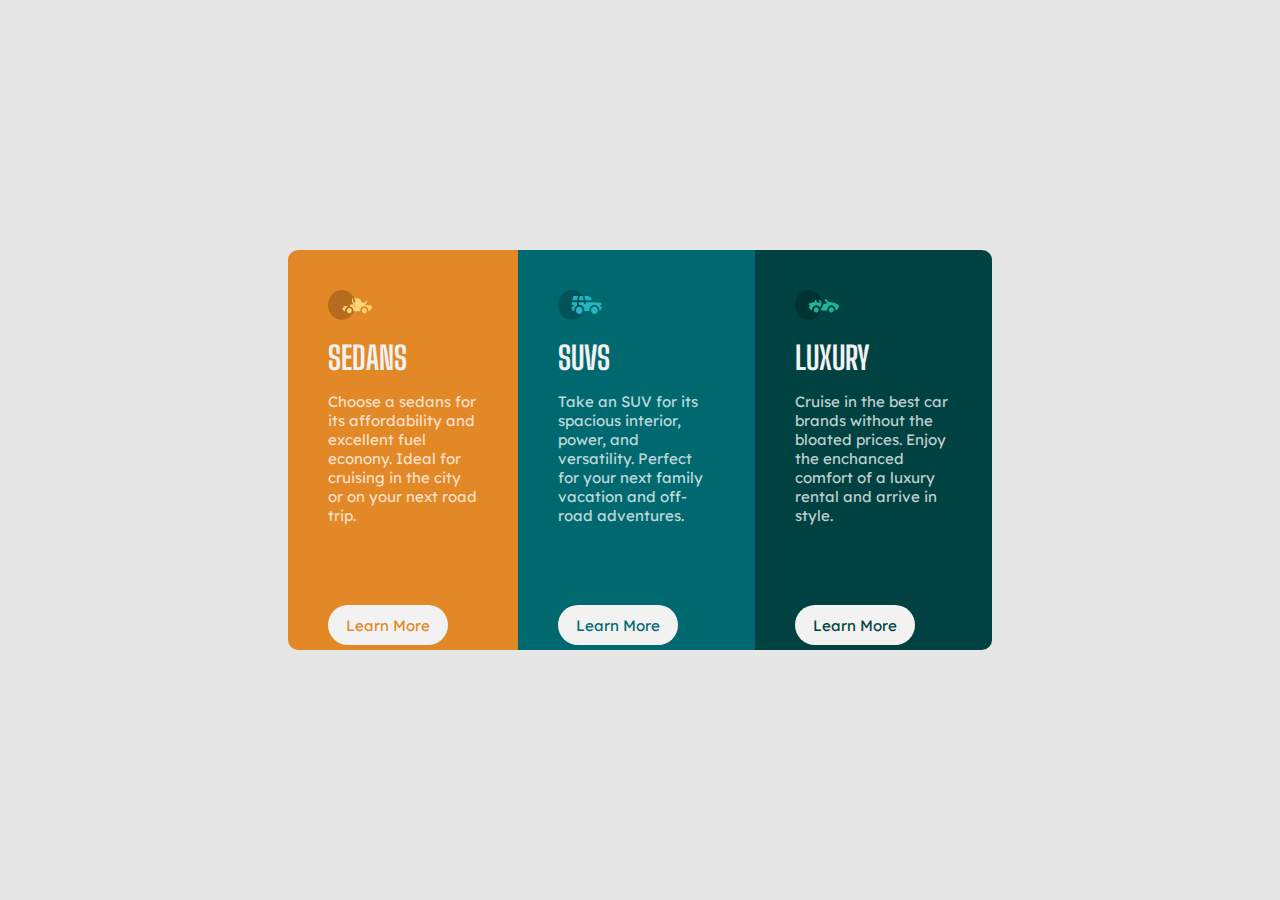
<file: index.html>
<!DOCTYPE html>
<html lang="en">
<head>
    <meta charset="UTF-8">
    <meta http-equiv="X-UA-Compatible" content="IE=edge">
    <meta name="viewport" content="width=device-width, initial-scale=1.0">
    <link rel="stylesheet" href="style.css">
    <link href="https://fonts.googleapis.com/css2?family=Big+Shoulders+Display:wght@700&family=Lexend+Deca&display=swap" rel="stylesheet">
    <title>Shadare Oluwakayode</title>
</head>
<body>
    <main>

        <div class="sedans">
           <img src="icon-sedans.svg" alt="your browser do not support svg">

           <h1>sedans</h1> 

           <p>Choose a sedans for its affordability and excellent fuel econony. Ideal for cruising in the city or on your next road trip.</p>

           <div class="button"><a href="">learn more</a>
            </div>
        </div>
        <div class="suvs">
            <img src="icon-suvs.svg" alt="your browser do not support svg">

           <h1>suvs</h1> 

           <p>Take an SUV for its spacious interior, power, and versatility. Perfect for your next family vacation and off-road adventures.</p>

           <div class="button"><a href="">learn more</a>
            </div>

        </div>
        <div class="luxury">
            <img src="icon-luxury.svg" alt="your browser do not support svg">

           <h1>luxury</h1> 

           <p>Cruise in the best car brands without the bloated prices. Enjoy the enchanced comfort of a luxury rental and arrive in style.</p>

           <div class="button"><a href="">learn more</a>
            </div>

        </div>
    </main>
</body>
</html>
</file>
<file: style.css>
* {
    margin: 0px;
    padding: 0px;
    box-sizing: border-box;
}

body {
    background-color: hsl(0, 0%, 90%);
}

main {
    width: 55%;
    margin: auto;
    display: flex;
    justify-content: center;
    align-items: center;
    height: 100vh;
}

.sedans, .suvs, .luxury {
    height: 400px;
    padding: 40px;
}

.sedans {
    background-color: hsl(31, 77%, 52%);
    border-bottom-left-radius: 10px;
    border-top-left-radius: 10px;
}

.suvs {
    background-color: hsl(184, 100%, 22%);
    color: hsl(184, 100%, 22%);
}

.luxury {
    background-color: hsl(179, 100%, 13%);
    border-bottom-right-radius: 10px;
    border-top-right-radius: 10px;
}

.sedans a {
    color: hsl(31, 77%, 52%) ;
}

.suvs a {
    color:hsl(184, 100%, 22%) ;
}

.luxury a {
    color: hsl(179, 100%, 13%);
}

img {
    width: 44px;
    height: 30px;
}

h1 {
    text-transform: uppercase;
    font-family: 'Big Shoulders Display', cursive;
    color: hsl(0, 0%, 95%);
    margin: 15px 0px;
}

p {
    color: hsla(0, 0%, 100%, 0.75);
    margin-bottom: 80px;
}

p, .button {
    font-family: 'Lexend Deca', sans-serif;
    font-size: 15px;
}

.button {
    background-color: hsl(0, 0%, 95%);
    width: 120px;
    height: 40px;
    text-align: center;
    padding: 5px;
    border-radius: 25px;
    display: flex;
    align-items: center;
    justify-content: center;
}

.button a {
    display: block;
    text-decoration: none;
    text-transform: capitalize;
    justify-items: center;
}
</file>
